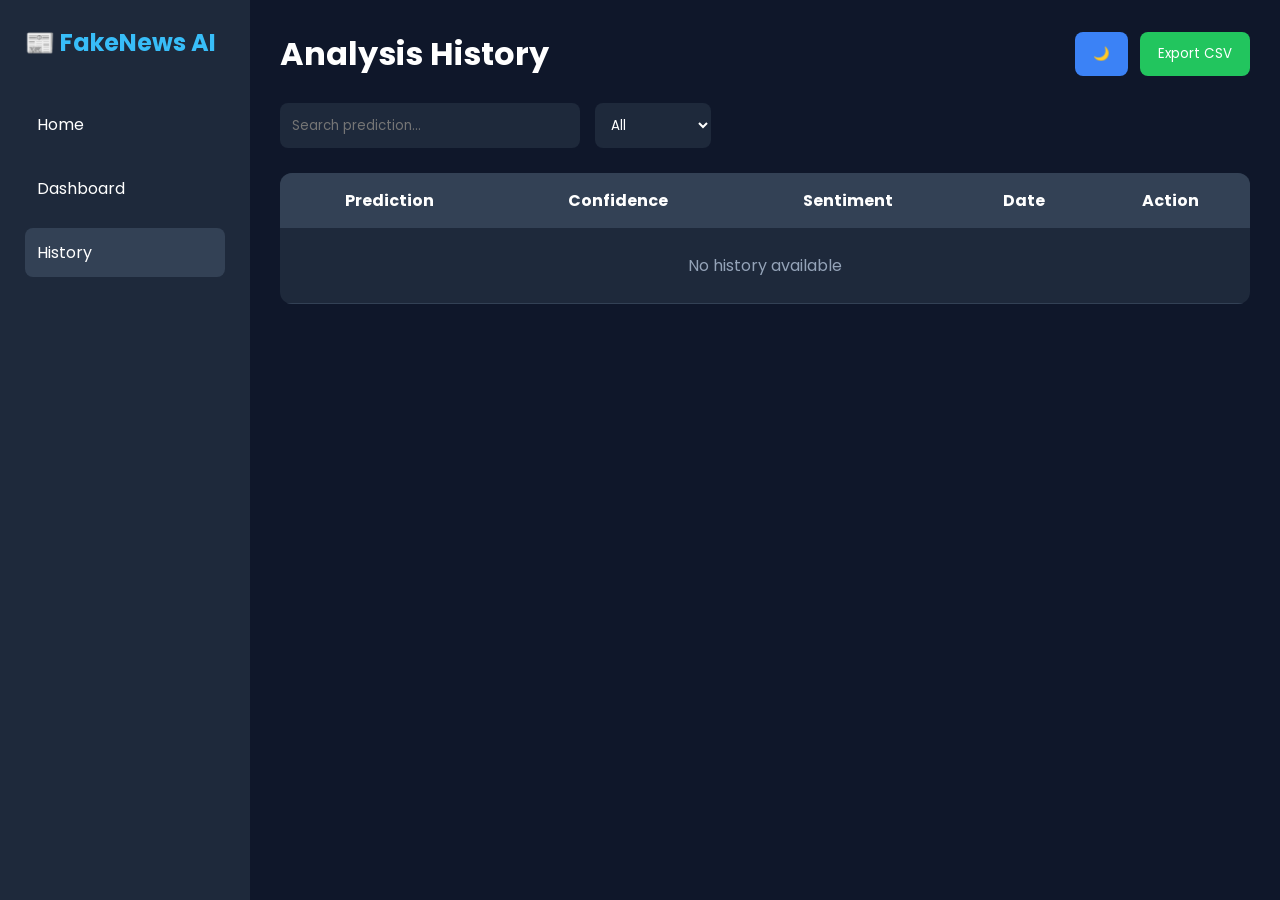
<file: frontend/history.html>
<!DOCTYPE html>
<html lang="en">

<head>

    <meta charset="UTF-8">

    <meta name="viewport"
          content="width=device-width, initial-scale=1.0">

    <title>Analysis History</title>

    <link rel="stylesheet"
          href="history.css">

    <link href="https://fonts.googleapis.com/css2?family=Poppins:wght@300;400;500;600;700&display=swap"
          rel="stylesheet">

</head>

<body onload="loadHistory()">

    <!-- Sidebar -->

    <aside class="sidebar">

        <h2>📰 FakeNews AI</h2>

        <ul>

            <li>
                <a href="index.html">
                    Home
                </a>
            </li>

            <li>
                <a href="dashboard.html">
                    Dashboard
                </a>
            </li>

            <li>
                <a href="history.html"
                   class="active">
                    History
                </a>
            </li>

        </ul>

    </aside>

    <!-- Main -->

    <main class="main-content">

        <div class="header">

            <h1>
                Analysis History
            </h1>

            <div style="display:flex;gap:12px;">

    <button
        id="themeToggle"
        class="theme-btn">
        🌙 Theme
    </button>

    <button
        class="export-btn"
        onclick="exportCSV()">
        Export CSV
    </button>

</div>

        </div>

        <!-- Filters -->

        <div class="filters">

            <input
                type="text"
                id="searchInput"
                placeholder="Search prediction..."
                onkeyup="filterHistory()">

            <select
                id="predictionFilter"
                onchange="filterHistory()">

                <option value="">
                    All
                </option>

                <option value="Real">
                    Real News
                </option>

                <option value="Fake">
                    Fake News
                </option>

            </select>

        </div>

        <!-- Table -->

        <div class="table-container">

            <table>

                <thead>

                    <tr>

                        <th>
                            Prediction
                        </th>

                        <th>
                            Confidence
                        </th>

                        <th>
                            Sentiment
                        </th>

                        <th>
                            Date
                        </th>

                        <th>
                            Action
                        </th>

                    </tr>

                </thead>

                <tbody id="historyTable">

                </tbody>

            </table>

        </div>

    </main>

    <script src="history.js"></script>
    <script src="theme.js"></script>

</body>

</html>
</file>
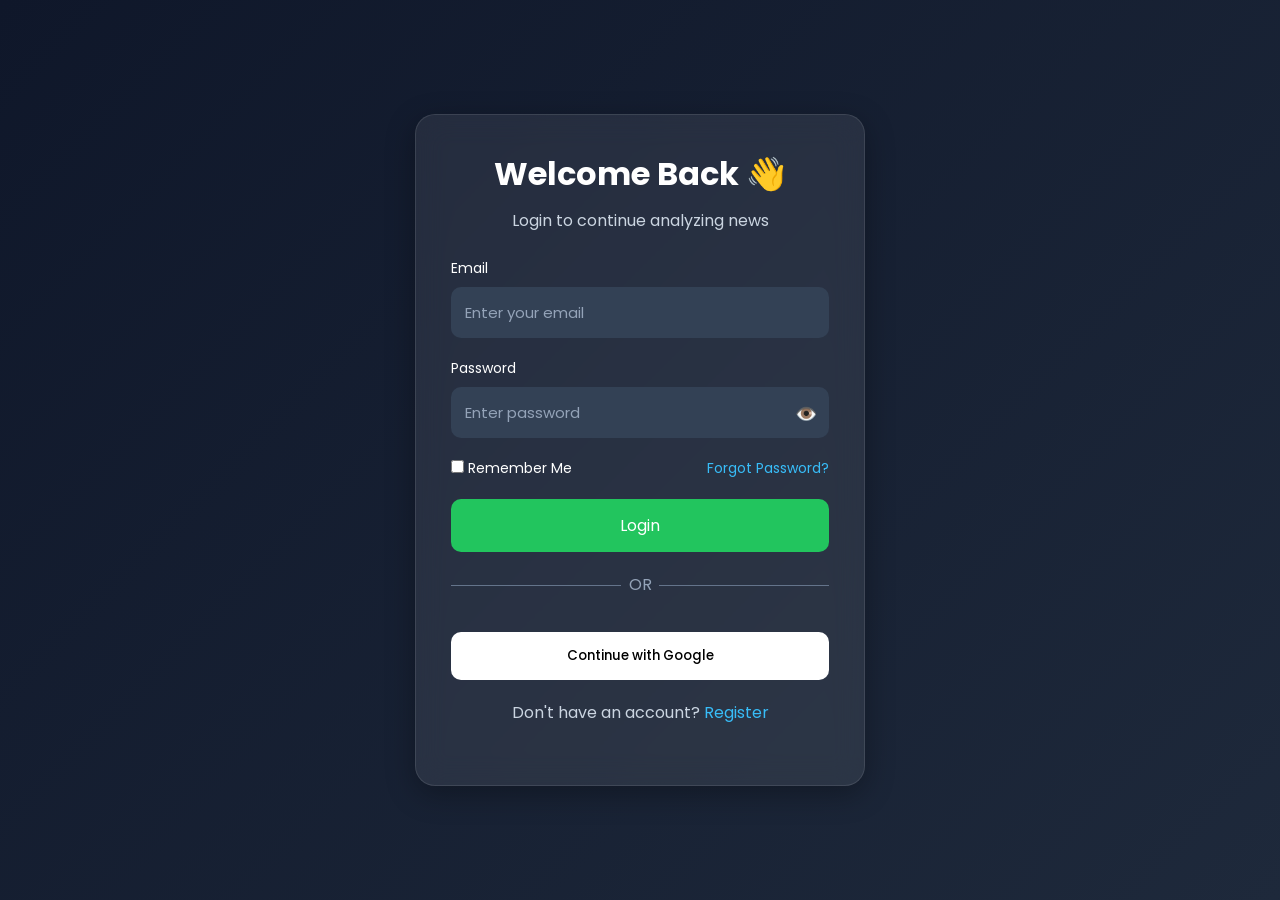
<file: frontend/login.html>
<!DOCTYPE html>
<html lang="en">

<head>

    <meta charset="UTF-8">

    <meta name="viewport"
          content="width=device-width, initial-scale=1.0">

    <title>Login | Fake News Detector</title>

    <link rel="stylesheet"
          href="auth.css">

    <link href="https://fonts.googleapis.com/css2?family=Poppins:wght@300;400;500;600;700&display=swap"
          rel="stylesheet">

</head>

<body>

    <div class="auth-container">

        <div class="auth-card">

            <h1>Welcome Back 👋</h1>

            <p>
                Login to continue analyzing news
            </p>

            <form id="loginForm">

                <div class="input-group">

                    <label>Email</label>

                    <input
                        type="email"
                        id="email"
                        placeholder="Enter your email"
                        required>

                </div>

                <div class="input-group">

                    <label>Password</label>

                    <div class="password-container">

                        <input
                            type="password"
                            id="password"
                            placeholder="Enter password"
                            required>

                        <button
                            type="button"
                            id="togglePassword">

                            👁️

                        </button>

                    </div>

                </div>

                <div class="options">

                    <label>

                        <input
                            type="checkbox"
                            id="rememberMe">

                        Remember Me

                    </label>

                    <a href="#">
                        Forgot Password?
                    </a>

                </div>

                <button
                    type="submit"
                    class="auth-btn">

                    Login

                </button>

            </form>

            <div
                id="message"
                class="message">

            </div>

            <div class="divider">

                <span>
                    OR
                </span>

            </div>

            <button
                class="google-btn">

                Continue with Google

            </button>

            <p class="bottom-text">

                Don't have an account?

                <a href="register.html">

                    Register

                </a>

            </p>

        </div>

    </div>

    <script src="auth.js"></script>

</body>

</html>
</file>
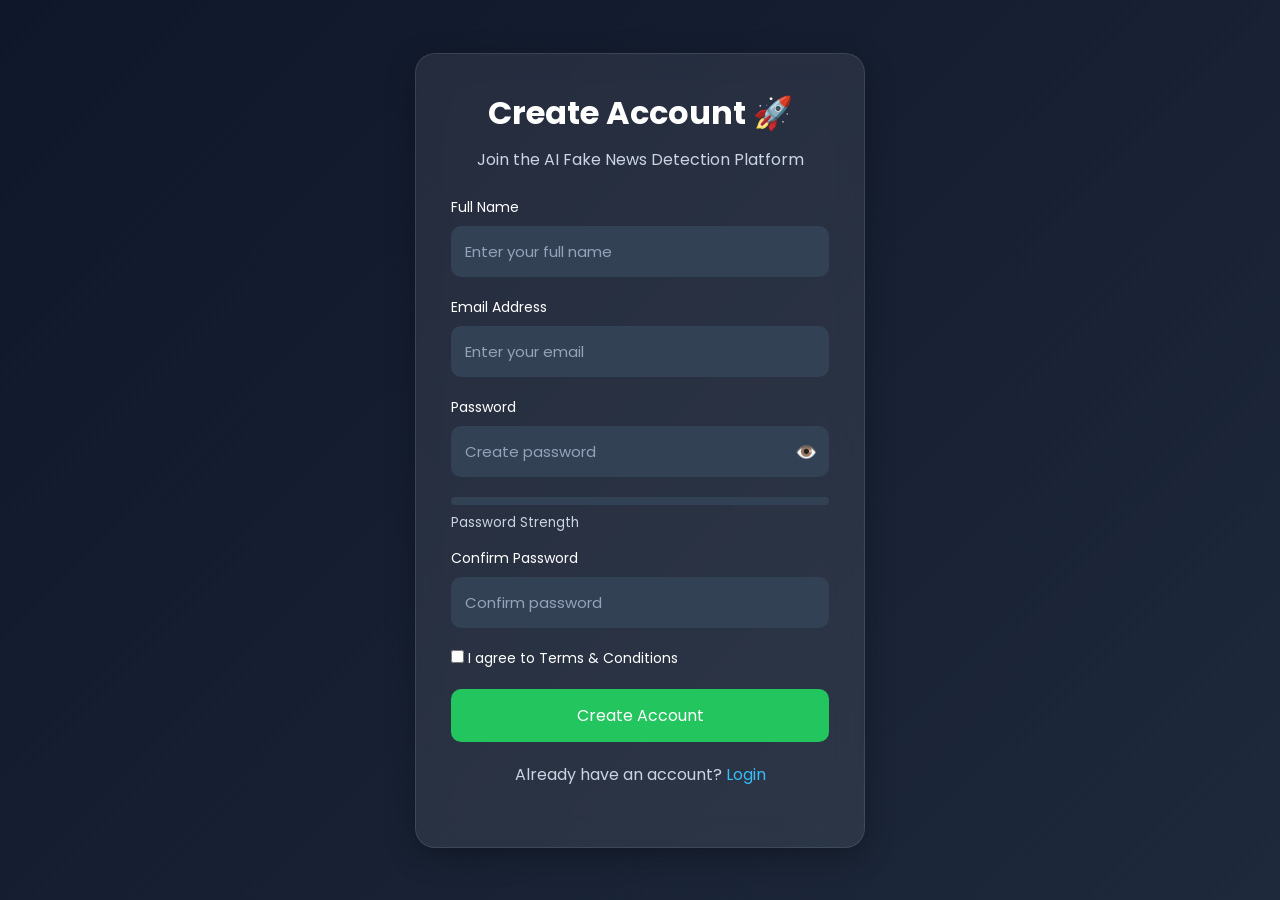
<file: frontend/register.html>
<!DOCTYPE html>
<html lang="en">

<head>

    <meta charset="UTF-8">

    <meta name="viewport"
          content="width=device-width, initial-scale=1.0">

    <title>Register | Fake News Detector</title>

    <link rel="stylesheet"
          href="auth.css">

    <link href="https://fonts.googleapis.com/css2?family=Poppins:wght@300;400;500;600;700&display=swap"
          rel="stylesheet">

</head>

<body>

    <div class="auth-container">

        <div class="auth-card">

            <h1>Create Account 🚀</h1>

            <p>
                Join the AI Fake News Detection Platform
            </p>

            <form id="registerForm">

                <!-- Full Name -->

                <div class="input-group">

                    <label>Full Name</label>

                    <input
                        type="text"
                        id="name"
                        placeholder="Enter your full name"
                        required>

                </div>

                <!-- Email -->

                <div class="input-group">

                    <label>Email Address</label>

                    <input
                        type="email"
                        id="email"
                        placeholder="Enter your email"
                        required>

                </div>

                <!-- Password -->

                <div class="input-group">

                    <label>Password</label>

                    <div class="password-container">

                        <input
                            type="password"
                            id="password"
                            placeholder="Create password"
                            required>

                        <button
                            type="button"
                            id="togglePassword">

                            👁️

                        </button>

                    </div>

                </div>

                <!-- Password Strength -->

                <div class="strength-container">

                    <div
                        id="strengthBar"
                        class="strength-bar">

                    </div>

                </div>

                <small id="strengthText">
                    Password Strength
                </small>

                <!-- Confirm Password -->

                <div class="input-group">

                    <label>Confirm Password</label>

                    <input
                        type="password"
                        id="confirmPassword"
                        placeholder="Confirm password"
                        required>

                </div>

                <!-- Terms -->

                <div class="options">

                    <label>

                        <input
                            type="checkbox"
                            id="terms"
                            required>

                        I agree to Terms &
                        Conditions

                    </label>

                </div>

                <!-- Submit -->

                <button
                    type="submit"
                    class="auth-btn">

                    Create Account

                </button>

            </form>

            <div
                id="message"
                class="message">

            </div>

            <p class="bottom-text">

                Already have an account?

                <a href="login.html">

                    Login

                </a>

            </p>

        </div>

    </div>

    <script src="auth.js"></script>

</body>

</html>
</file>
<file: frontend/history.css>
/* ==========================
   GLOBAL
========================== */

*{
    margin:0;
    padding:0;
    box-sizing:border-box;
    font-family:'Poppins',sans-serif;
}

body{
    display:flex;
    background:#0f172a;
    color:white;
    min-height:100vh;
}

/* ==========================
   SIDEBAR
========================== */

.sidebar{
    width:250px;
    background:#1e293b;
    padding:25px;
    position:fixed;
    left:0;
    top:0;
    height:100vh;
}

.sidebar h2{
    color:#38bdf8;
    margin-bottom:40px;
}

.sidebar ul{
    list-style:none;
}

.sidebar ul li{
    margin-bottom:15px;
}

.sidebar ul li a{
    display:block;
    padding:12px;
    border-radius:8px;
    text-decoration:none;
    color:white;
    transition:.3s;
}

.sidebar ul li a:hover,
.sidebar ul li a.active{
    background:#334155;
}

/* ==========================
   MAIN CONTENT
========================== */

.main-content{
    flex:1;
    margin-left:250px;
    padding:30px;
}

/* ==========================
   HEADER
========================== */

.header{
    display:flex;
    justify-content:space-between;
    align-items:center;
    margin-bottom:25px;
}

.header h1{
    font-size:2rem;
}

.export-btn{
    background:#22c55e;
    color:white;
    border:none;
    padding:12px 18px;
    border-radius:8px;
    cursor:pointer;
    transition:.3s;
}

.export-btn:hover{
    background:#16a34a;
}

/* ==========================
   FILTERS
========================== */

.filters{
    display:flex;
    gap:15px;
    margin-bottom:25px;
    flex-wrap:wrap;
}

.filters input,
.filters select{
    padding:12px;
    border:none;
    border-radius:8px;
    background:#1e293b;
    color:white;
}

.filters input{
    width:300px;
}

/* ==========================
   TABLE
========================== */

.table-container{
    overflow-x:auto;
}

table{
    width:100%;
    border-collapse:collapse;
    background:#1e293b;
    border-radius:12px;
    overflow:hidden;
}

thead{
    background:#334155;
}

th,
td{
    padding:15px;
    text-align:center;
}

tbody tr{
    border-bottom:1px solid #334155;
}

tbody tr:hover{
    background:#273449;
}

/* ==========================
   BADGES
========================== */

.real{
    background:#22c55e;
    padding:6px 12px;
    border-radius:20px;
}

.fake{
    background:#ef4444;
    padding:6px 12px;
    border-radius:20px;
}

/* ==========================
   DELETE BUTTON
========================== */

.delete-btn{
    border:none;
    background:#ef4444;
    color:white;
    padding:8px 12px;
    border-radius:6px;
    cursor:pointer;
}

.delete-btn:hover{
    background:#dc2626;
}

/* ==========================
   EMPTY STATE
========================== */

.empty{
    text-align:center;
    padding:25px;
    color:#94a3b8;
}

/* ==========================
   RESPONSIVE
========================== */

@media(max-width:900px){

    body{
        flex-direction:column;
    }

    .sidebar{
        width:100%;
        height:auto;
        position:relative;
    }

    .main-content{
        margin-left:0;
    }

    .header{
        flex-direction:column;
        gap:15px;
        align-items:flex-start;
    }
}

@media(max-width:600px){

    .filters{
        flex-direction:column;
    }

    .filters input{
        width:100%;
    }

    th,
    td{
        padding:10px;
        font-size:12px;
    }

    .header h1{
        font-size:1.5rem;
    }
}
/* ==========================
   Theme Button
========================== */

.theme-btn{

    background:#3b82f6;
    color:white;

    border:none;

    padding:12px 18px;

    border-radius:8px;

    cursor:pointer;

}

.theme-btn:hover{

    background:#2563eb;

}

/* ==========================
   LIGHT MODE
========================== */

.light-mode{

    background:#f8fafc;
    color:#111827;

}

.light-mode .sidebar{

    background:white;
    border-right:1px solid #e5e7eb;

}

.light-mode .sidebar h2{

    color:#2563eb;

}

.light-mode .sidebar a{

    color:#111827;

}

.light-mode .sidebar a:hover,
.light-mode .sidebar a.active{

    background:#dbeafe;

}

.light-mode table{

    background:white;
    color:#111827;

}

.light-mode thead{

    background:#e5e7eb;

}

.light-mode tbody tr:hover{

    background:#f3f4f6;

}

.light-mode input,
.light-mode select{

    background:white;
    color:#111827;

    border:1px solid #d1d5db;

}

.light-mode .header h1{

    color:#111827;

}
</file>
<file: frontend/auth.css>
/* ==========================
   GLOBAL
========================== */

*{
    margin:0;
    padding:0;
    box-sizing:border-box;
    font-family:'Poppins',sans-serif;
}

body{
    min-height:100vh;
    display:flex;
    justify-content:center;
    align-items:center;
    background:linear-gradient(
        135deg,
        #0f172a,
        #1e293b
    );
    padding:20px;
}

/* ==========================
   AUTH CONTAINER
========================== */

.auth-container{
    width:100%;
    max-width:450px;
}

.auth-card{
    background:rgba(255,255,255,0.08);
    backdrop-filter:blur(15px);
    border:1px solid rgba(255,255,255,0.1);
    border-radius:20px;
    padding:35px;
    color:white;
    box-shadow:
        0 8px 30px rgba(0,0,0,0.3);
    animation:fadeIn .7s ease;
}

/* ==========================
   HEADING
========================== */

.auth-card h1{
    text-align:center;
    margin-bottom:10px;
}

.auth-card p{
    text-align:center;
    color:#cbd5e1;
    margin-bottom:25px;
}

/* ==========================
   INPUTS
========================== */

.input-group{
    margin-bottom:20px;
}

.input-group label{
    display:block;
    margin-bottom:8px;
    font-size:14px;
}

.input-group input{
    width:100%;
    padding:14px;
    border:none;
    outline:none;
    border-radius:10px;
    background:#334155;
    color:white;
    font-size:15px;
}

.input-group input::placeholder{
    color:#94a3b8;
}

/* ==========================
   PASSWORD
========================== */

.password-container{
    position:relative;
}

.password-container input{
    width:100%;
}

#togglePassword{
    position:absolute;
    right:12px;
    top:50%;
    transform:translateY(-50%);
    border:none;
    background:none;
    cursor:pointer;
    font-size:18px;
    color:white;
}

/* ==========================
   OPTIONS
========================== */

.options{
    display:flex;
    justify-content:space-between;
    align-items:center;
    margin-bottom:20px;
    font-size:14px;
}

.options a{
    color:#38bdf8;
    text-decoration:none;
}

.options a:hover{
    text-decoration:underline;
}

/* ==========================
   BUTTONS
========================== */

.auth-btn{
    width:100%;
    padding:14px;
    border:none;
    border-radius:10px;
    background:#22c55e;
    color:white;
    font-size:16px;
    cursor:pointer;
    transition:.3s;
}

.auth-btn:hover{
    background:#16a34a;
}

.google-btn{
    width:100%;
    padding:14px;
    border:none;
    border-radius:10px;
    margin-top:15px;
    background:white;
    color:black;
    cursor:pointer;
    font-weight:500;
}

/* ==========================
   DIVIDER
========================== */

.divider{
    text-align:center;
    margin:20px 0;
    position:relative;
}

.divider::before{
    content:"";
    position:absolute;
    left:0;
    top:50%;
    width:45%;
    height:1px;
    background:#64748b;
}

.divider::after{
    content:"";
    position:absolute;
    right:0;
    top:50%;
    width:45%;
    height:1px;
    background:#64748b;
}

.divider span{
    background:transparent;
    padding:0 10px;
    color:#94a3b8;
}

/* ==========================
   MESSAGE
========================== */

.message{
    margin-top:15px;
    text-align:center;
    font-size:14px;
}

/* ==========================
   BOTTOM TEXT
========================== */

.bottom-text{
    margin-top:20px;
    text-align:center;
}

.bottom-text a{
    color:#38bdf8;
    text-decoration:none;
}

.bottom-text a:hover{
    text-decoration:underline;
}

/* ==========================
   ANIMATION
========================== */

@keyframes fadeIn{

    from{
        opacity:0;
        transform:translateY(20px);
    }

    to{
        opacity:1;
        transform:translateY(0);
    }

}

/* ==========================
   RESPONSIVE
========================== */

@media(max-width:500px){

    .auth-card{
        padding:25px;
    }

    .auth-card h1{
        font-size:24px;
    }

}/* ==========================
   PASSWORD STRENGTH
========================== */

.strength-container{
    width:100%;
    height:8px;
    background:#334155;
    border-radius:10px;
    margin-bottom:8px;
    overflow:hidden;
}

.strength-bar{
    height:100%;
    width:0%;
    transition:.3s;
    border-radius:10px;
}

#strengthText{
    display:block;
    margin-bottom:15px;
    color:#cbd5e1;
}
</file>
